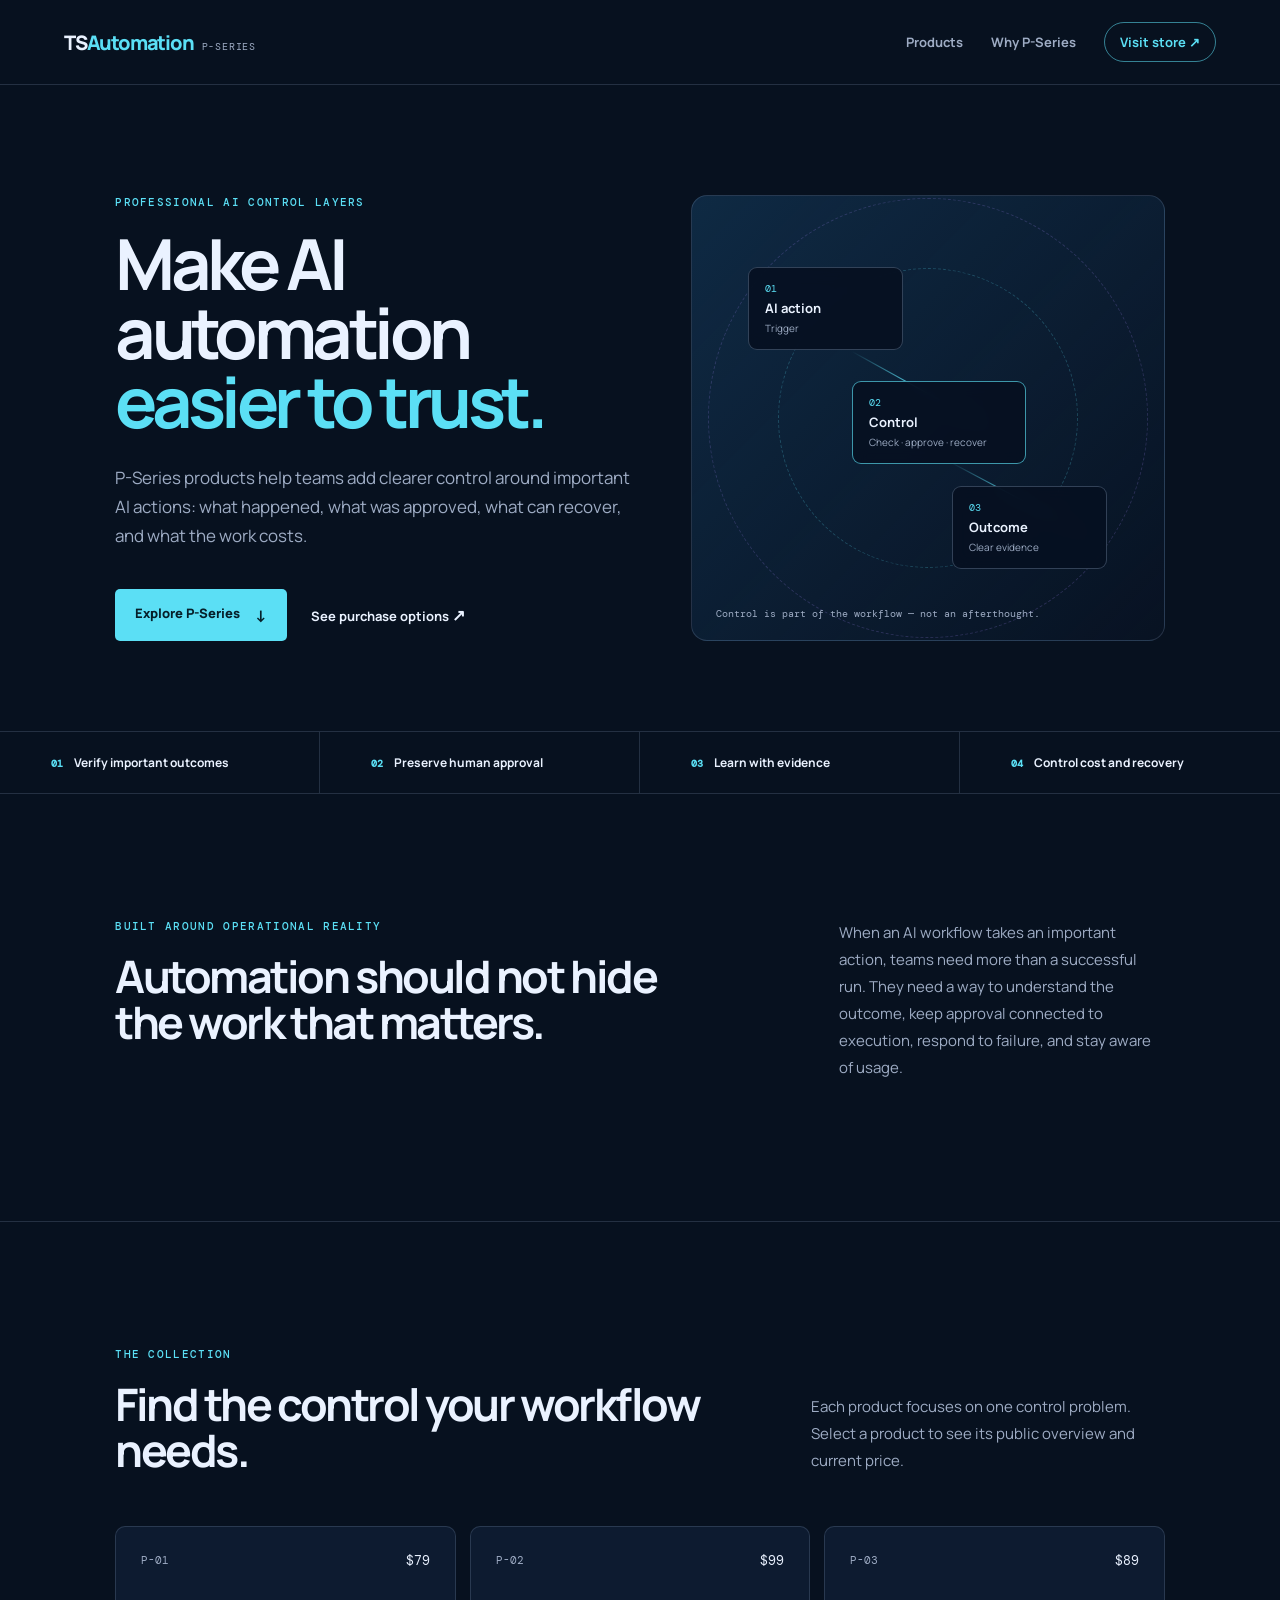
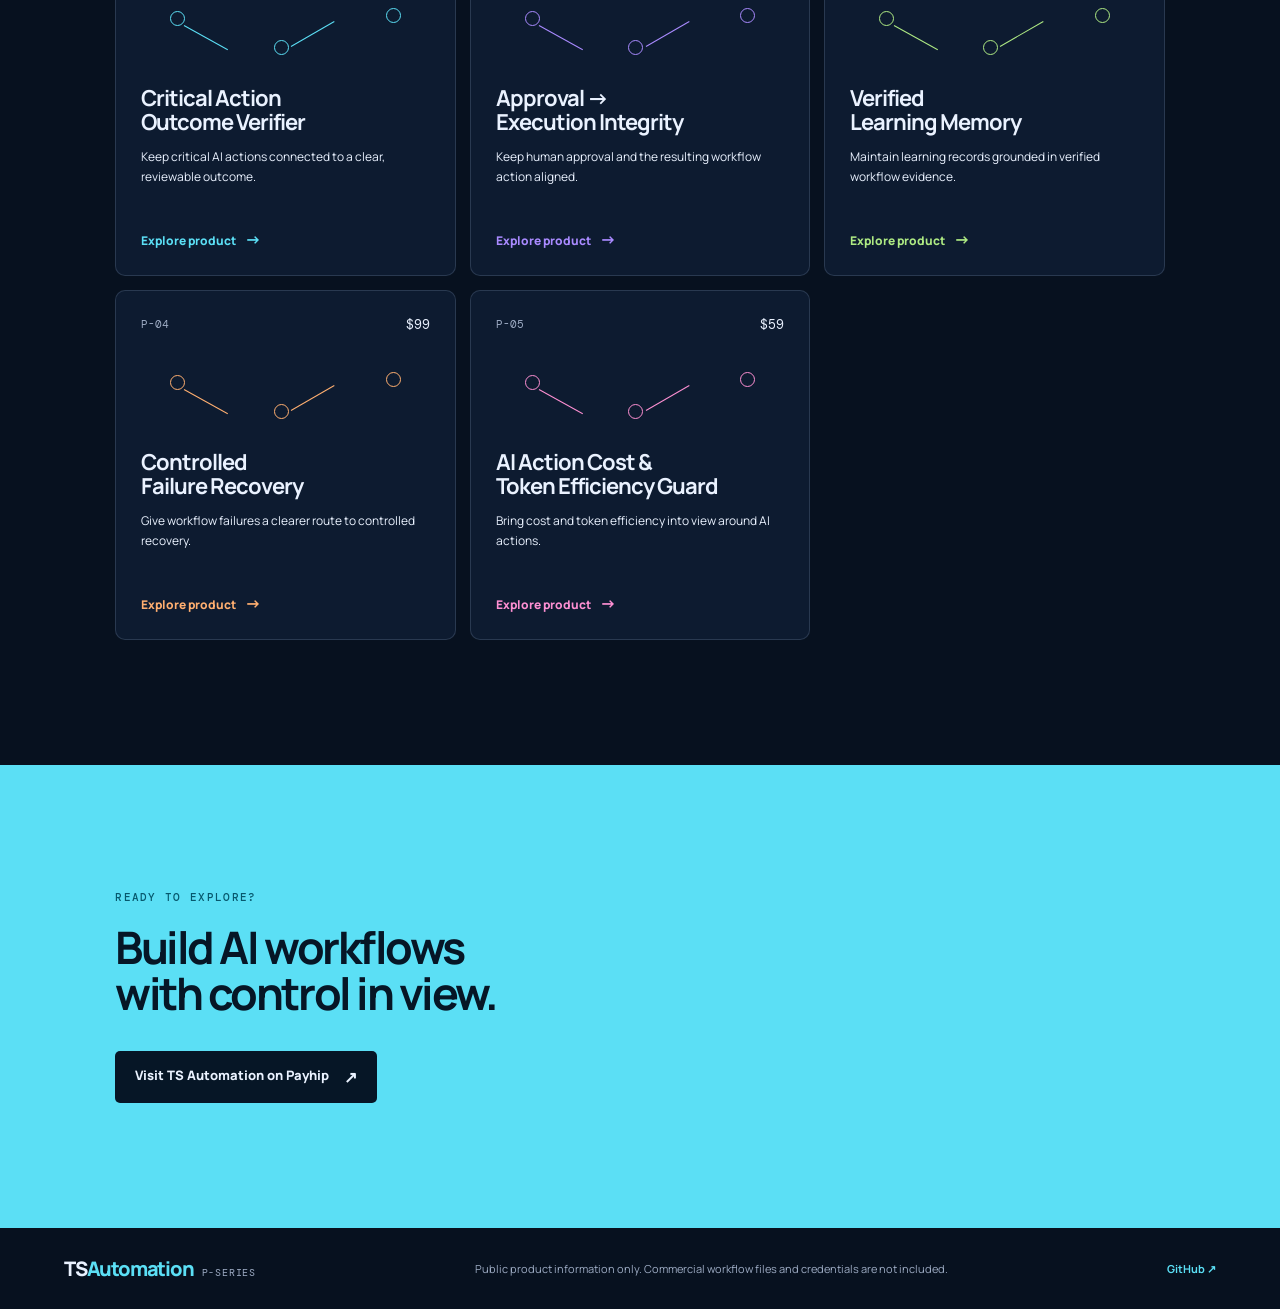
<file: index.html>
<!doctype html>
<html lang="en">
  <head>
    <meta charset="utf-8">
    <meta name="viewport" content="width=device-width, initial-scale=1">
    <meta name="description" content="TS Automation P-Series: practical control layers for reliable AI automation, including verification, approval integrity, recovery, learning records, and token efficiency.">
    <meta name="keywords" content="n8n AI automation, AI workflow controls, AI action verification, approval workflow, token efficiency">
    <meta name="theme-color" content="#07111f">
    <meta property="og:title" content="TS Automation P-Series">
    <meta property="og:description" content="Control layers for reliable AI automation.">
    <meta property="og:type" content="website">
    <title>TS Automation P-Series | Control layers for AI workflows</title>
    <link rel="stylesheet" href="style.css">
  </head>
  <body>
    <header class="site-header">
      <a class="brand" href="#top" aria-label="TS Automation P-Series home">TS<span>Automation</span><small>P-Series</small></a>
      <nav aria-label="Main navigation">
        <a href="#products">Products</a>
        <a href="#why">Why P-Series</a>
        <a class="nav-cta" href="https://payhip.com/TSAutomation?utm_source=github&utm_medium=referral&utm_campaign=p-series" target="_blank" rel="noreferrer">Visit store <span aria-hidden="true">↗</span></a>
      </nav>
    </header>

    <main id="top">
      <section class="hero">
        <div class="hero-copy">
          <p class="eyebrow">Professional AI control layers</p>
          <h1>Make AI automation<br><em>easier to trust.</em></h1>
          <p class="lead">P-Series products help teams add clearer control around important AI actions: what happened, what was approved, what can recover, and what the work costs.</p>
          <div class="actions">
            <a class="button" href="#products">Explore P-Series <span aria-hidden="true">↓</span></a>
            <a class="text-link" href="https://payhip.com/TSAutomation?utm_source=github&utm_medium=referral&utm_campaign=p-series" target="_blank" rel="noreferrer">See purchase options <span aria-hidden="true">↗</span></a>
          </div>
        </div>
        <div class="hero-visual" aria-label="A conceptual workflow showing input, control, and a verified outcome">
          <div class="orbit orbit-one"></div>
          <div class="orbit orbit-two"></div>
          <div class="flow-node input-node"><span>01</span><strong>AI action</strong><small>Trigger</small></div>
          <div class="flow-line line-one"></div>
          <div class="flow-node control-node"><span>02</span><strong>Control</strong><small>Check · approve · recover</small></div>
          <div class="flow-line line-two"></div>
          <div class="flow-node outcome-node"><span>03</span><strong>Outcome</strong><small>Clear evidence</small></div>
          <p class="visual-caption">Control is part of the workflow — not an afterthought.</p>
        </div>
      </section>

      <section class="proof-strip" aria-label="P-Series principles">
        <p><span>01</span> Verify important outcomes</p>
        <p><span>02</span> Preserve human approval</p>
        <p><span>03</span> Learn with evidence</p>
        <p><span>04</span> Control cost and recovery</p>
      </section>

      <section class="intro-section" id="why">
        <div>
          <p class="eyebrow">Built around operational reality</p>
          <h2>Automation should not hide the work that matters.</h2>
        </div>
        <p>When an AI workflow takes an important action, teams need more than a successful run. They need a way to understand the outcome, keep approval connected to execution, respond to failure, and stay aware of usage.</p>
      </section>

      <section class="products-section" id="products" aria-labelledby="products-title">
        <div class="section-heading">
          <div>
            <p class="eyebrow">The collection</p>
            <h2 id="products-title">Find the control your workflow needs.</h2>
          </div>
          <p>Each product focuses on one control problem. Select a product to see its public overview and current price.</p>
        </div>

        <div class="product-grid">
          <article class="product-card accent-cyan">
            <div class="card-top"><span class="product-code">P-01</span><span class="price">$79</span></div>
            <div class="mini-diagram verifier"><i></i><i></i><i></i></div>
            <h3>Critical Action<br>Outcome Verifier</h3>
            <p>Keep critical AI actions connected to a clear, reviewable outcome.</p>
            <a href="p-01.html">Explore product <span aria-hidden="true">→</span></a>
          </article>

          <article class="product-card accent-violet">
            <div class="card-top"><span class="product-code">P-02</span><span class="price">$99</span></div>
            <div class="mini-diagram integrity"><i></i><i></i><i></i></div>
            <h3>Approval →<br>Execution Integrity</h3>
            <p>Keep human approval and the resulting workflow action aligned.</p>
            <a href="p-02.html">Explore product <span aria-hidden="true">→</span></a>
          </article>

          <article class="product-card accent-lime">
            <div class="card-top"><span class="product-code">P-03</span><span class="price">$89</span></div>
            <div class="mini-diagram memory"><i></i><i></i><i></i></div>
            <h3>Verified<br>Learning Memory</h3>
            <p>Maintain learning records grounded in verified workflow evidence.</p>
            <a href="p-03.html">Explore product <span aria-hidden="true">→</span></a>
          </article>

          <article class="product-card accent-orange">
            <div class="card-top"><span class="product-code">P-04</span><span class="price">$99</span></div>
            <div class="mini-diagram recovery"><i></i><i></i><i></i></div>
            <h3>Controlled<br>Failure Recovery</h3>
            <p>Give workflow failures a clearer route to controlled recovery.</p>
            <a href="p-04.html">Explore product <span aria-hidden="true">→</span></a>
          </article>

          <article class="product-card accent-pink featured-card">
            <div class="card-top"><span class="product-code">P-05</span><span class="price">$59</span></div>
            <div class="mini-diagram efficiency"><i></i><i></i><i></i></div>
            <h3>AI Action Cost &amp;<br>Token Efficiency Guard</h3>
            <p>Bring cost and token efficiency into view around AI actions.</p>
            <a href="p-05.html">Explore product <span aria-hidden="true">→</span></a>
          </article>
        </div>
      </section>

      <section class="cta-section">
        <p class="eyebrow">Ready to explore?</p>
        <h2>Build AI workflows<br>with control in view.</h2>
        <a class="button button-light" href="https://payhip.com/TSAutomation?utm_source=github&utm_medium=referral&utm_campaign=p-series" target="_blank" rel="noreferrer">Visit TS Automation on Payhip <span aria-hidden="true">↗</span></a>
      </section>
    </main>

    <footer>
      <a class="brand" href="#top">TS<span>Automation</span><small>P-Series</small></a>
      <p>Public product information only. Commercial workflow files and credentials are not included.</p>
      <a href="https://github.com/tsautomationhub" target="_blank" rel="noreferrer">GitHub <span aria-hidden="true">↗</span></a>
    </footer>
  </body>
</html>
</file>
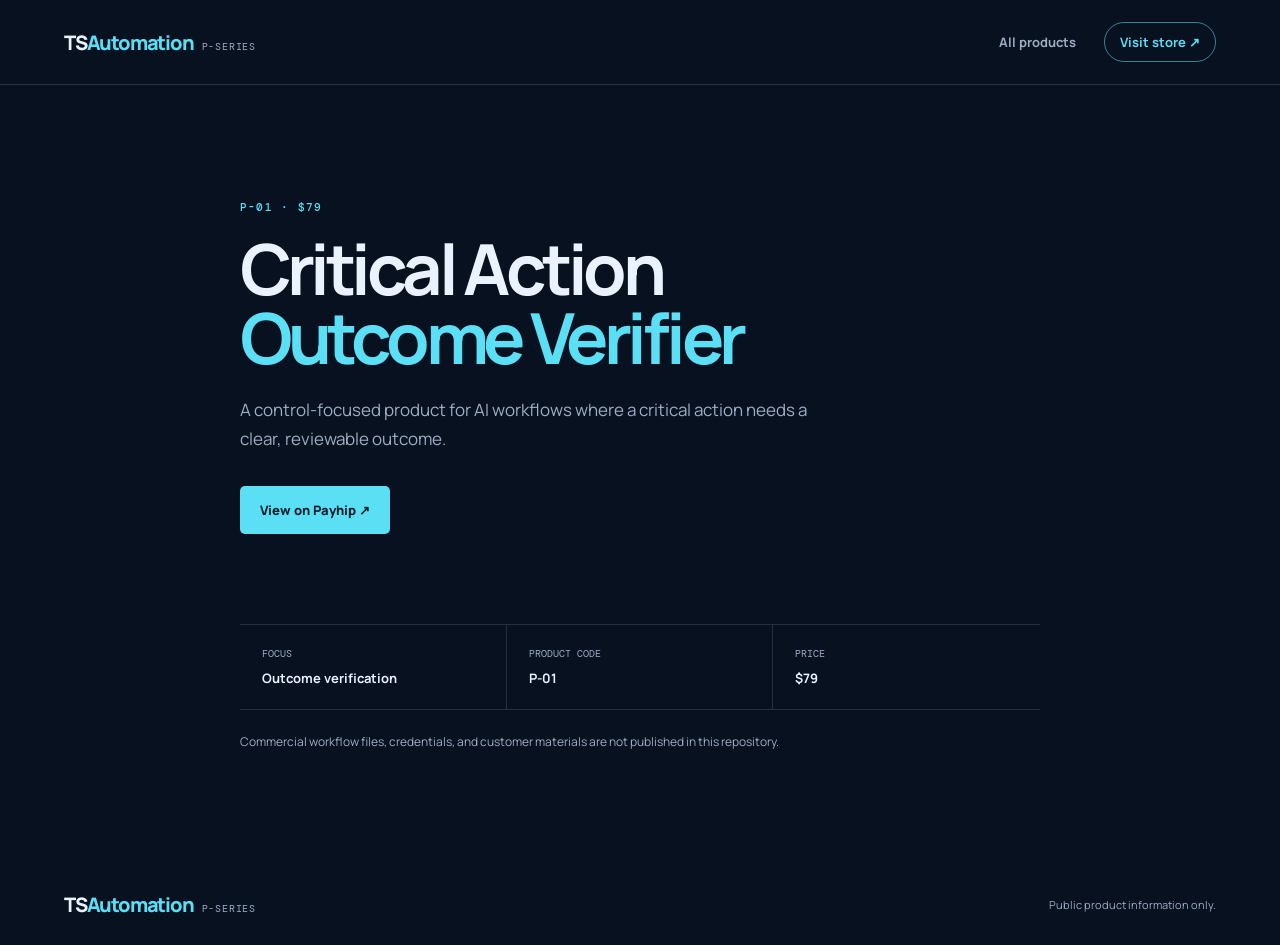
<file: p-01.html>
<!doctype html><html lang="en"><head><meta charset="utf-8"><meta name="viewport" content="width=device-width, initial-scale=1"><meta name="description" content="P-01 Critical Action Outcome Verifier by TS Automation. $79."><title>P-01 Critical Action Outcome Verifier | TS Automation</title><link rel="stylesheet" href="style.css"></head><body><header class="site-header"><a class="brand" href="index.html">TS<span>Automation</span><small>P-Series</small></a><nav><a href="index.html#products">All products</a><a class="nav-cta" href="https://payhip.com/TSAutomation?utm_source=github&utm_medium=referral&utm_campaign=p-series-p01" target="_blank" rel="noreferrer">Visit store ↗</a></nav></header><main class="product-page"><p class="eyebrow">P-01 · $79</p><h1>Critical Action<br><em>Outcome Verifier</em></h1><p class="lead">A control-focused product for AI workflows where a critical action needs a clear, reviewable outcome.</p><a class="button" href="https://payhip.com/TSAutomation?utm_source=github&utm_medium=referral&utm_campaign=p-series-p01" target="_blank" rel="noreferrer">View on Payhip ↗</a><section class="product-detail"><div><span>Focus</span><strong>Outcome verification</strong></div><div><span>Product code</span><strong>P-01</strong></div><div><span>Price</span><strong>$79</strong></div></section><p class="product-note">Commercial workflow files, credentials, and customer materials are not published in this repository.</p></main><footer><a class="brand" href="index.html">TS<span>Automation</span><small>P-Series</small></a><p>Public product information only.</p></footer></body></html>
</file>
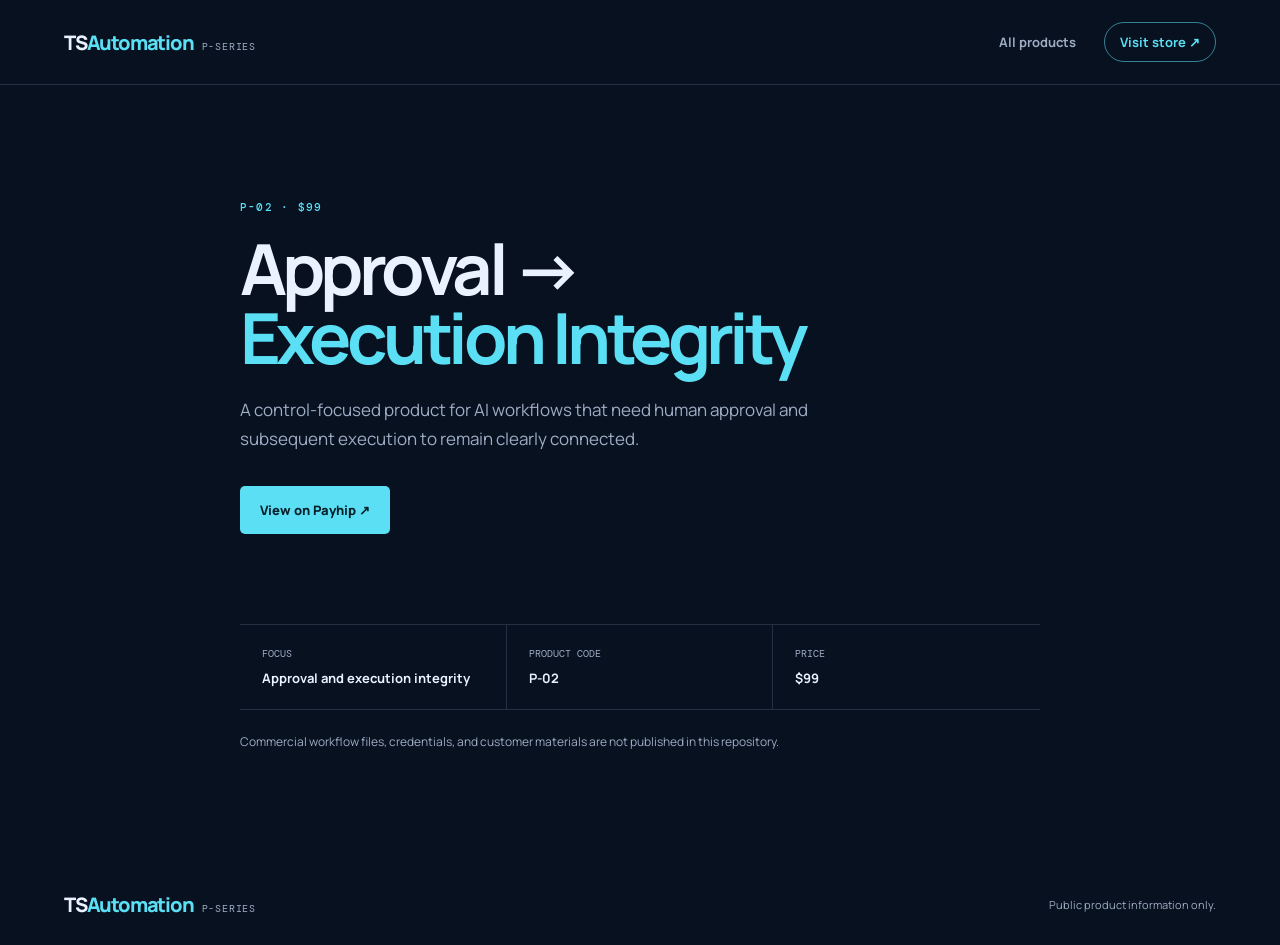
<file: p-02.html>
<!doctype html><html lang="en"><head><meta charset="utf-8"><meta name="viewport" content="width=device-width, initial-scale=1"><meta name="description" content="P-02 Approval to Execution Integrity by TS Automation. $99."><title>P-02 Approval → Execution Integrity | TS Automation</title><link rel="stylesheet" href="style.css"></head><body><header class="site-header"><a class="brand" href="index.html">TS<span>Automation</span><small>P-Series</small></a><nav><a href="index.html#products">All products</a><a class="nav-cta" href="https://payhip.com/TSAutomation?utm_source=github&utm_medium=referral&utm_campaign=p-series-p02" target="_blank" rel="noreferrer">Visit store ↗</a></nav></header><main class="product-page"><p class="eyebrow">P-02 · $99</p><h1>Approval →<br><em>Execution Integrity</em></h1><p class="lead">A control-focused product for AI workflows that need human approval and subsequent execution to remain clearly connected.</p><a class="button" href="https://payhip.com/TSAutomation?utm_source=github&utm_medium=referral&utm_campaign=p-series-p02" target="_blank" rel="noreferrer">View on Payhip ↗</a><section class="product-detail"><div><span>Focus</span><strong>Approval and execution integrity</strong></div><div><span>Product code</span><strong>P-02</strong></div><div><span>Price</span><strong>$99</strong></div></section><p class="product-note">Commercial workflow files, credentials, and customer materials are not published in this repository.</p></main><footer><a class="brand" href="index.html">TS<span>Automation</span><small>P-Series</small></a><p>Public product information only.</p></footer></body></html>
</file>
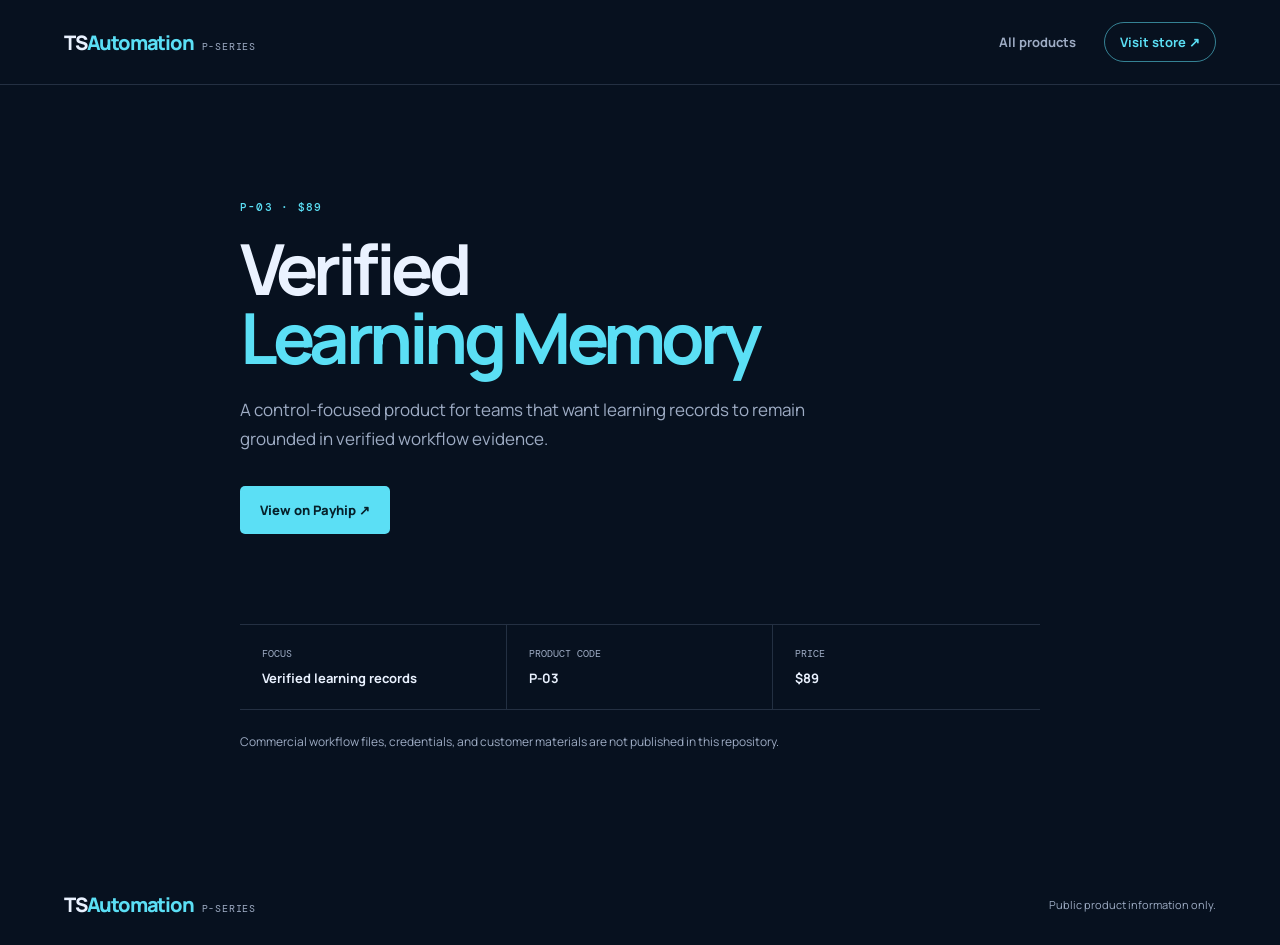
<file: p-03.html>
<!doctype html><html lang="en"><head><meta charset="utf-8"><meta name="viewport" content="width=device-width, initial-scale=1"><meta name="description" content="P-03 Verified Learning Memory by TS Automation. $89."><title>P-03 Verified Learning Memory | TS Automation</title><link rel="stylesheet" href="style.css"></head><body><header class="site-header"><a class="brand" href="index.html">TS<span>Automation</span><small>P-Series</small></a><nav><a href="index.html#products">All products</a><a class="nav-cta" href="https://payhip.com/TSAutomation?utm_source=github&utm_medium=referral&utm_campaign=p-series-p03" target="_blank" rel="noreferrer">Visit store ↗</a></nav></header><main class="product-page"><p class="eyebrow">P-03 · $89</p><h1>Verified<br><em>Learning Memory</em></h1><p class="lead">A control-focused product for teams that want learning records to remain grounded in verified workflow evidence.</p><a class="button" href="https://payhip.com/TSAutomation?utm_source=github&utm_medium=referral&utm_campaign=p-series-p03" target="_blank" rel="noreferrer">View on Payhip ↗</a><section class="product-detail"><div><span>Focus</span><strong>Verified learning records</strong></div><div><span>Product code</span><strong>P-03</strong></div><div><span>Price</span><strong>$89</strong></div></section><p class="product-note">Commercial workflow files, credentials, and customer materials are not published in this repository.</p></main><footer><a class="brand" href="index.html">TS<span>Automation</span><small>P-Series</small></a><p>Public product information only.</p></footer></body></html>
</file>
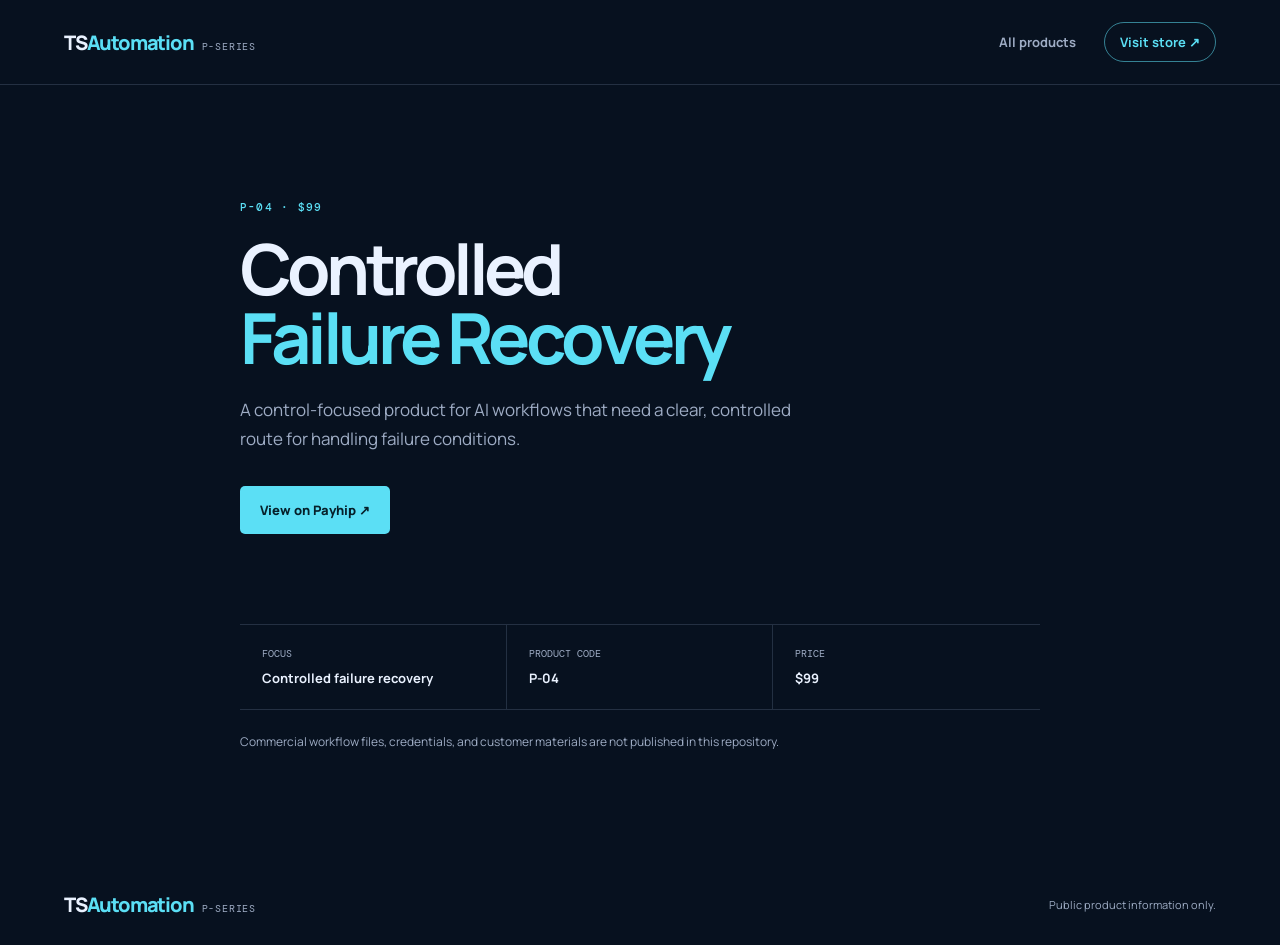
<file: p-04.html>
<!doctype html><html lang="en"><head><meta charset="utf-8"><meta name="viewport" content="width=device-width, initial-scale=1"><meta name="description" content="P-04 Controlled Failure Recovery by TS Automation. $99."><title>P-04 Controlled Failure Recovery | TS Automation</title><link rel="stylesheet" href="style.css"></head><body><header class="site-header"><a class="brand" href="index.html">TS<span>Automation</span><small>P-Series</small></a><nav><a href="index.html#products">All products</a><a class="nav-cta" href="https://payhip.com/TSAutomation?utm_source=github&utm_medium=referral&utm_campaign=p-series-p04" target="_blank" rel="noreferrer">Visit store ↗</a></nav></header><main class="product-page"><p class="eyebrow">P-04 · $99</p><h1>Controlled<br><em>Failure Recovery</em></h1><p class="lead">A control-focused product for AI workflows that need a clear, controlled route for handling failure conditions.</p><a class="button" href="https://payhip.com/TSAutomation?utm_source=github&utm_medium=referral&utm_campaign=p-series-p04" target="_blank" rel="noreferrer">View on Payhip ↗</a><section class="product-detail"><div><span>Focus</span><strong>Controlled failure recovery</strong></div><div><span>Product code</span><strong>P-04</strong></div><div><span>Price</span><strong>$99</strong></div></section><p class="product-note">Commercial workflow files, credentials, and customer materials are not published in this repository.</p></main><footer><a class="brand" href="index.html">TS<span>Automation</span><small>P-Series</small></a><p>Public product information only.</p></footer></body></html>
</file>
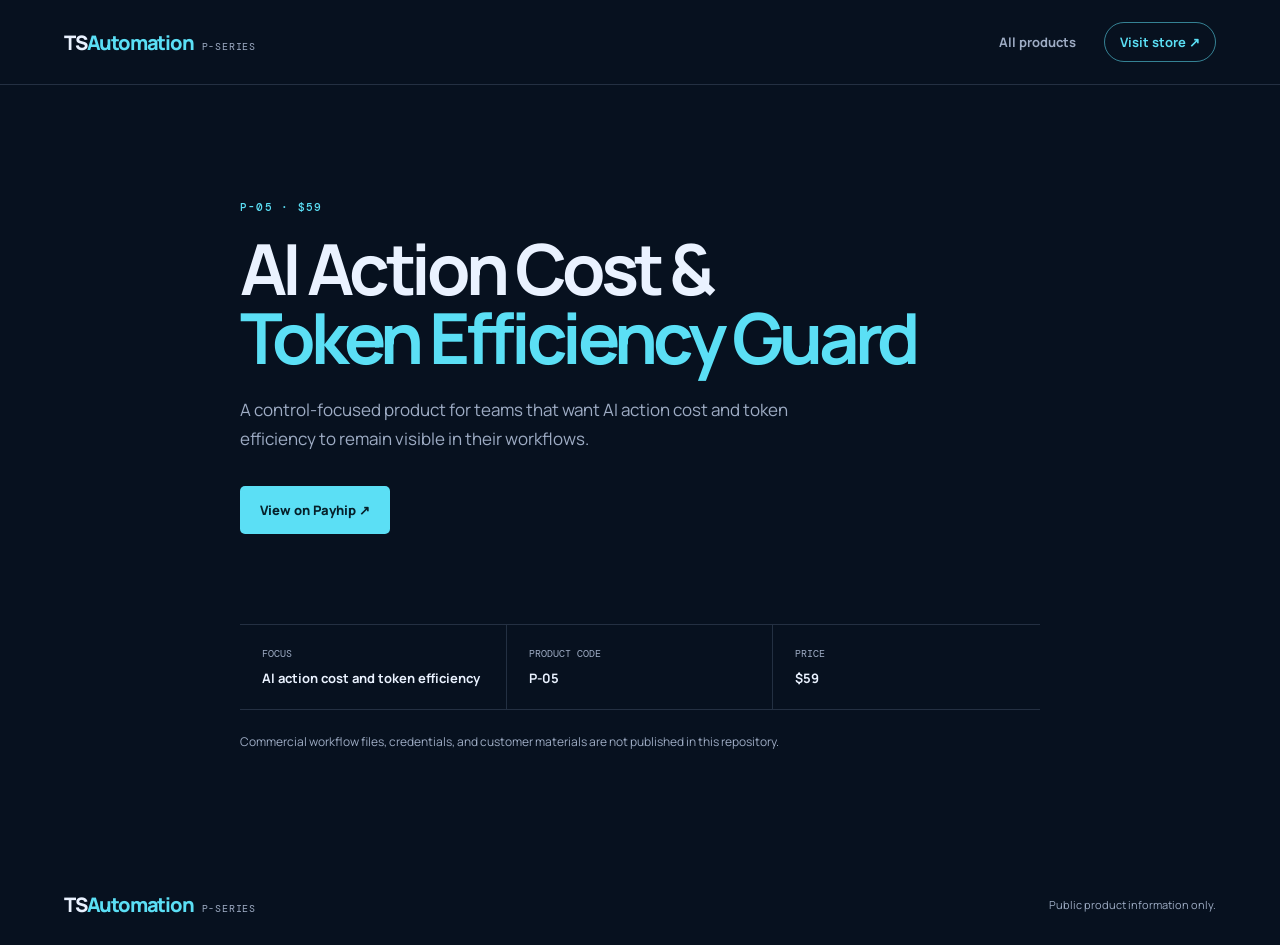
<file: p-05.html>
<!doctype html><html lang="en"><head><meta charset="utf-8"><meta name="viewport" content="width=device-width, initial-scale=1"><meta name="description" content="P-05 AI Action Cost and Token Efficiency Guard by TS Automation. $59."><title>P-05 AI Action Cost & Token Efficiency Guard | TS Automation</title><link rel="stylesheet" href="style.css"></head><body><header class="site-header"><a class="brand" href="index.html">TS<span>Automation</span><small>P-Series</small></a><nav><a href="index.html#products">All products</a><a class="nav-cta" href="https://payhip.com/TSAutomation?utm_source=github&utm_medium=referral&utm_campaign=p-series-p05" target="_blank" rel="noreferrer">Visit store ↗</a></nav></header><main class="product-page"><p class="eyebrow">P-05 · $59</p><h1>AI Action Cost &amp;<br><em>Token Efficiency Guard</em></h1><p class="lead">A control-focused product for teams that want AI action cost and token efficiency to remain visible in their workflows.</p><a class="button" href="https://payhip.com/TSAutomation?utm_source=github&utm_medium=referral&utm_campaign=p-series-p05" target="_blank" rel="noreferrer">View on Payhip ↗</a><section class="product-detail"><div><span>Focus</span><strong>AI action cost and token efficiency</strong></div><div><span>Product code</span><strong>P-05</strong></div><div><span>Price</span><strong>$59</strong></div></section><p class="product-note">Commercial workflow files, credentials, and customer materials are not published in this repository.</p></main><footer><a class="brand" href="index.html">TS<span>Automation</span><small>P-Series</small></a><p>Public product information only.</p></footer></body></html>
</file>
<file: style.css>
@import url('https://fonts.googleapis.com/css2?family=DM+Mono:wght@400;500&family=Manrope:wght@400;500;600;700;800&display=swap');

:root {
  --ink: #eaf2ff;
  --muted: #9eacc4;
  --line: rgba(184, 209, 246, .16);
  --navy: #07111f;
  --panel: #0d1b30;
  --cyan: #5bdff5;
  --violet: #a98aff;
  --lime: #aeea83;
  --orange: #ffaf70;
  --pink: #fd8fd2;
}

* { box-sizing: border-box; }
html { scroll-behavior: smooth; }
body { margin: 0; color: var(--ink); background: var(--navy); font-family: Manrope, Arial, sans-serif; }
a { color: inherit; text-decoration: none; }

.site-header { align-items: center; border-bottom: 1px solid var(--line); display: flex; justify-content: space-between; margin: 0 auto; max-width: 1440px; padding: 22px 5vw; }
.brand { display: inline-flex; align-items: baseline; font-size: 20px; font-weight: 800; letter-spacing: -.06em; }
.brand span { color: var(--cyan); }
.brand small { color: var(--muted); font-family: 'DM Mono', monospace; font-size: 10px; font-weight: 400; letter-spacing: .08em; margin-left: 8px; text-transform: uppercase; }
nav { align-items: center; display: flex; gap: 28px; font-size: 13px; font-weight: 700; }
nav a:not(.nav-cta) { color: var(--muted); }
.nav-cta { border: 1px solid rgba(91, 223, 245, .55); border-radius: 99px; color: var(--cyan); padding: 10px 15px; }

.hero { display: grid; gap: 60px; grid-template-columns: minmax(0, 1fr) minmax(360px, .92fr); margin: 0 auto; max-width: 1440px; min-height: 640px; padding: 110px 9vw 90px; }
.eyebrow { color: var(--cyan); font-family: 'DM Mono', monospace; font-size: 11px; font-weight: 500; letter-spacing: .12em; margin: 0 0 20px; text-transform: uppercase; }
h1, h2, h3, p { margin-top: 0; }
h1 { font-size: clamp(48px, 5.5vw, 86px); letter-spacing: -.065em; line-height: .98; margin-bottom: 28px; }
h1 em { color: var(--cyan); font-style: normal; }
.lead { color: var(--muted); font-size: 17px; line-height: 1.7; max-width: 575px; }
.actions { align-items: center; display: flex; flex-wrap: wrap; gap: 24px; margin-top: 38px; }
.button { background: var(--cyan); border-radius: 5px; color: #06202a; display: inline-flex; font-size: 13px; font-weight: 800; gap: 15px; padding: 15px 20px; }
.text-link { color: var(--ink); font-size: 13px; font-weight: 700; }
.text-link span, .button span { font-size: 16px; }

.hero-visual { background: linear-gradient(135deg, rgba(24, 69, 108, .48), rgba(19, 32, 67, .1)); border: 1px solid var(--line); border-radius: 16px; min-height: 410px; overflow: hidden; position: relative; }
.orbit { border: 1px dashed rgba(91, 223, 245, .24); border-radius: 50%; left: 50%; position: absolute; top: 50%; transform: translate(-50%, -50%); }
.orbit-one { height: 300px; width: 300px; }
.orbit-two { border-color: rgba(169, 138, 255, .2); height: 440px; width: 440px; }
.flow-node { backdrop-filter: blur(8px); background: rgba(6, 16, 33, .9); border: 1px solid rgba(184, 209, 246, .25); border-radius: 9px; display: flex; flex-direction: column; gap: 4px; padding: 14px 16px; position: absolute; width: 155px; z-index: 2; }
.flow-node span { color: var(--cyan); font-family: 'DM Mono', monospace; font-size: 10px; }
.flow-node strong { font-size: 13px; }
.flow-node small { color: var(--muted); font-size: 10px; }
.input-node { left: 12%; top: 16%; }
.control-node { border-color: rgba(91, 223, 245, .65); left: calc(50% - 76px); top: calc(50% - 37px); width: 174px; }
.outcome-node { bottom: 16%; right: 12%; }
.flow-line { background: linear-gradient(90deg, transparent, var(--cyan), transparent); height: 1px; position: absolute; transform-origin: left; width: 165px; z-index: 1; }
.line-one { left: 34%; top: 35%; transform: rotate(29deg); }
.line-two { left: 55%; top: 60%; transform: rotate(28deg); }
.visual-caption { bottom: 20px; color: var(--muted); font-family: 'DM Mono', monospace; font-size: 10px; left: 24px; margin: 0; position: absolute; }

.proof-strip { border-bottom: 1px solid var(--line); border-top: 1px solid var(--line); display: grid; grid-template-columns: repeat(4, 1fr); }
.proof-strip p { border-right: 1px solid var(--line); font-size: 12px; font-weight: 700; margin: 0; padding: 22px 4vw; }
.proof-strip p:last-child { border: 0; }
.proof-strip span { color: var(--cyan); font-family: 'DM Mono', monospace; font-size: 10px; margin-right: 9px; }

.intro-section, .products-section { margin: 0 auto; max-width: 1440px; padding: 125px 9vw; }
.intro-section { display: grid; gap: 120px; grid-template-columns: 1.3fr .7fr; }
h2 { font-size: clamp(32px, 3.5vw, 55px); letter-spacing: -.055em; line-height: 1.04; margin: 0; }
.intro-section > p, .section-heading > p { color: var(--muted); font-size: 15px; line-height: 1.8; }
.products-section { border-top: 1px solid var(--line); }
.section-heading { align-items: end; display: grid; gap: 40px; grid-template-columns: 1.3fr .7fr; margin-bottom: 52px; }
.section-heading > p { margin: 0; }
.product-grid { display: grid; gap: 14px; grid-template-columns: repeat(3, 1fr); }
.product-card { background: var(--panel); border: 1px solid var(--line); border-radius: 10px; min-height: 350px; padding: 25px; position: relative; transition: transform .2s ease, border-color .2s ease; }
.product-card:hover { border-color: currentColor; transform: translateY(-4px); }
.product-card:nth-child(4), .product-card:nth-child(5) { grid-column: span 1; }
.card-top { align-items: center; display: flex; justify-content: space-between; }
.product-code { color: var(--muted); font-family: 'DM Mono', monospace; font-size: 11px; }
.price { color: var(--ink); font-family: 'DM Mono', monospace; font-size: 13px; }
.mini-diagram { height: 72px; margin: 27px 0 18px; position: relative; }
.mini-diagram i { border: 1px solid currentColor; border-radius: 50%; height: 15px; position: absolute; width: 15px; }
.mini-diagram i:nth-child(1) { left: 10%; top: 15px; }.mini-diagram i:nth-child(2) { left: 46%; top: 44px; }.mini-diagram i:nth-child(3) { right: 10%; top: 12px; }
.mini-diagram::before, .mini-diagram::after { background: currentColor; content: ''; height: 1px; position: absolute; transform-origin: left; width: 50px; }
.mini-diagram::before { left: 15%; top: 29px; transform: rotate(29deg); }.mini-diagram::after { left: 52%; top: 50px; transform: rotate(-30deg); }
.product-card h3 { font-size: 22px; letter-spacing: -.045em; line-height: 1.1; margin-bottom: 13px; }
.product-card p { color: var(--muted); font-size: 12px; line-height: 1.65; max-width: 280px; }
.product-card a { bottom: 25px; font-size: 12px; font-weight: 800; position: absolute; }.product-card a span { font-size: 16px; margin-left: 7px; }
.accent-cyan { color: var(--cyan); }.accent-violet { color: var(--violet); }.accent-lime { color: var(--lime); }.accent-orange { color: var(--orange); }.accent-pink { color: var(--pink); }
.product-card h3, .product-card p, .product-card .price { color: var(--ink); }
.featured-card { grid-column: span 2; }.featured-card p { max-width: 370px; }

.product-page { margin: 0 auto; max-width: 980px; min-height: calc(100vh - 148px); padding: 115px 7vw 100px; }
.product-page h1 { margin-bottom: 24px; }.product-page .lead { margin-bottom: 32px; }.product-detail { border-bottom: 1px solid var(--line); border-top: 1px solid var(--line); display: grid; grid-template-columns: repeat(3, 1fr); margin-top: 90px; }.product-detail div { border-right: 1px solid var(--line); display: grid; gap: 9px; padding: 22px; }.product-detail div:last-child { border: 0; }.product-detail span { color: var(--muted); font-family: 'DM Mono', monospace; font-size: 10px; text-transform: uppercase; }.product-detail strong { font-size: 13px; }.product-note { color: var(--muted); font-size: 12px; line-height: 1.65; margin-top: 22px; max-width: 610px; }

.cta-section { background: var(--cyan); color: #061626; padding: 125px 9vw; }.cta-section .eyebrow { color: #07586d; }.cta-section h2 { margin-bottom: 34px; }.button-light { background: #061626; color: var(--ink); }
footer { align-items: center; color: var(--muted); display: flex; font-size: 11px; gap: 32px; justify-content: space-between; margin: 0 auto; max-width: 1440px; padding: 27px 5vw; }footer .brand { color: var(--ink); }footer p { margin: 0; }footer > a:last-child { color: var(--cyan); font-weight: 700; }

@media (max-width: 840px) { .site-header { padding: 18px 6vw; }nav { gap: 14px; }nav a:not(.nav-cta) { display: none; }.hero { grid-template-columns: 1fr; padding: 76px 7vw; }.hero-visual { min-height: 360px; }.proof-strip { grid-template-columns: repeat(2, 1fr); }.proof-strip p:nth-child(2) { border-right: 0; }.intro-section, .section-heading { gap: 38px; grid-template-columns: 1fr; }.intro-section, .products-section { padding: 82px 7vw; }.product-grid { grid-template-columns: repeat(2, 1fr); }.featured-card { grid-column: span 2; }footer { align-items: flex-start; flex-direction: column; gap: 15px; padding: 28px 7vw; }}
@media (max-width: 520px) { .hero { padding-top: 60px; }.hero-visual { min-height: 315px; }.orbit-two { height: 370px; width: 370px; }.input-node { left: 7%; }.outcome-node { right: 7%; }.flow-line { width: 105px; }.line-one { left: 35%; }.line-two { left: 56%; }.product-grid { grid-template-columns: 1fr; }.featured-card { grid-column: span 1; }.proof-strip p { font-size: 10px; padding: 17px 5vw; }.product-page { padding-top: 75px; }.product-detail { grid-template-columns: 1fr; margin-top: 60px; }.product-detail div { border-bottom: 1px solid var(--line); border-right: 0; }.product-detail div:last-child { border-bottom: 0; }}
</file>
